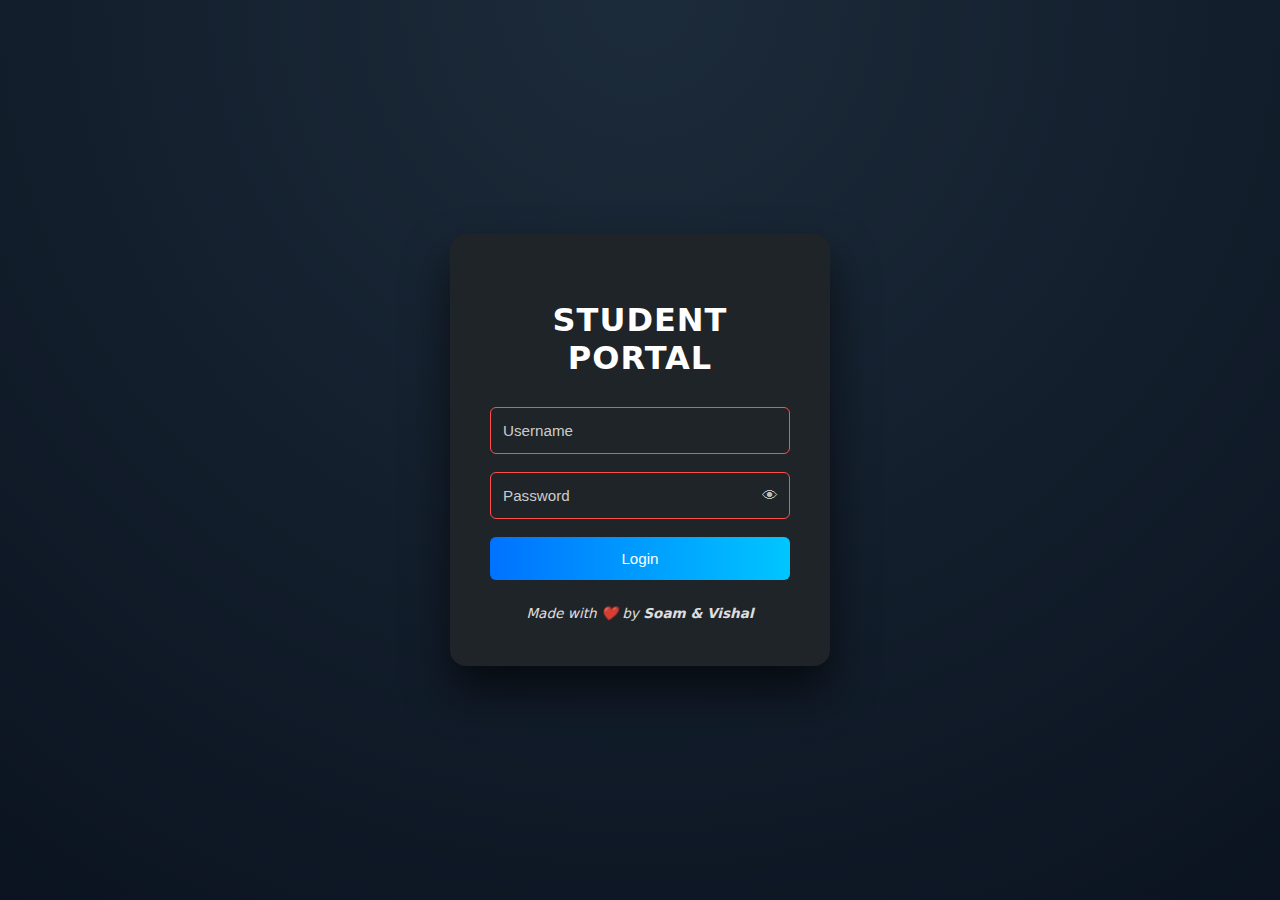
<file: frontend/html/index.html>
<!DOCTYPE html>
<html lang="en">
<head>
    <meta charset="UTF-8">
    <title>Student Portal | VulnERP</title>

    <!--
        VulnERP Training Environment
        Demonstrates:
        - Client-side auth trust
        - Hardcoded credentials
    -->

    <link rel="stylesheet" href="../css/landing.css">

    <!-- role hint -->
    <!-- access_role = student -->
</head>
<body>

<div class="auth-wrapper">
    <div class="auth-card">

        <h1><span>STUDENT</span> PORTAL</h1>
 <!--
        pass_part_two = id
    -->
        <form onsubmit="return false;">
            <div class="field">
                <input type="text" id="username" placeholder="Username">
                <small class="error" id="userError">
                    Invalid username
                </small>
            </div>

            <div class="field">
                <input type="password" id="password" placeholder="Password">
                <span class="toggle" onclick="togglePassword()">👁</span>
                <small class="error" id="passError">
                    Invalid password
                </small>
            </div>
<!--
        default_user = student
    -->

            <button type="button" onclick="checkLogin()">
                Login
            </button>
        </form>

        <div class="footer-text">
            Made with ❤️ by <span>Soam & Vishal</span>
        </div>

    </div>
</div>

<script>
function togglePassword() {
    const pass = document.getElementById("password");
    pass.type = pass.type === "password" ? "text" : "password";
}

function checkLogin() {
    const user = document.getElementById("username").value.trim();
    const pass = document.getElementById("password").value.trim();

    const userError = document.getElementById("userError");
    const passError = document.getElementById("passError");

    userError.style.display = "none";
    passError.style.display = "none";

    // 🔓 intentionally weak login
    if (user !== "student") {
        userError.style.display = "block";
        return;
    }

    if (pass !== "void") {
        passError.style.display = "block";
        return;
    }

    // ✅ redirect to about page
    window.location.href = "/about";
}
</script>

</body>
</html>
</file>
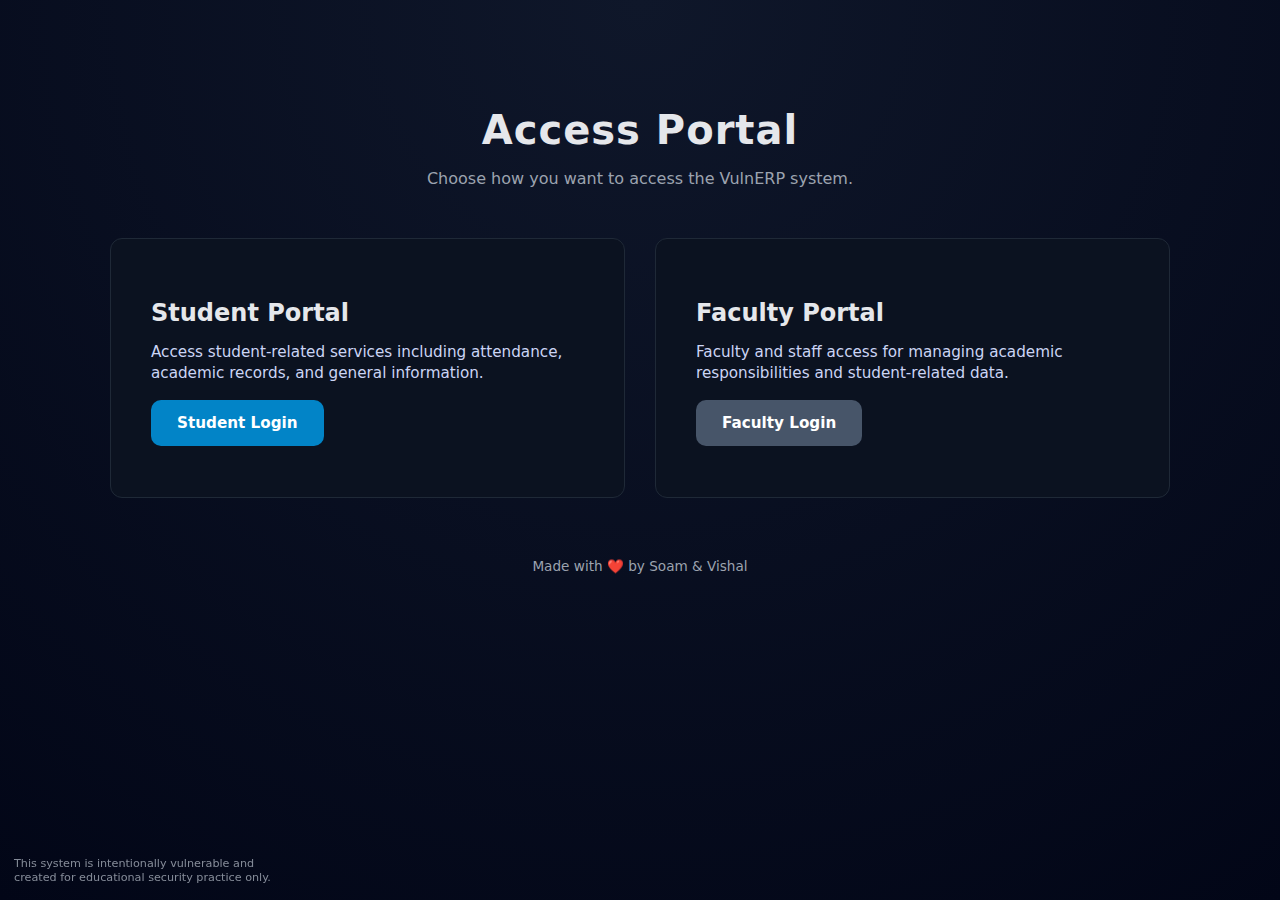
<file: frontend/html/role-select.html>
<!DOCTYPE html>
<html lang="en">
<head>
  <meta charset="UTF-8" />
  <title>Access Portal | VulnERP</title>
  <meta name="viewport" content="width=device-width, initial-scale=1.0" />
  <link rel="stylesheet" href="../css/main.css" />
</head>

<body class="erp-bg">

  <div class="role-container">

    <h1 class="role-title">Access Portal</h1>
    <p class="role-subtitle">
      Choose how you want to access the VulnERP system.
    </p>

    <div class="role-grid two-column">

      <!-- STUDENT -->
      <div class="role-card large">
        <h2>Student Portal</h2>

        <p>
          Access student-related services including attendance,
          academic records, and general information.
        </p>

        <!-- 🔴 Role passed via URL -->
        <a href="student/student-login.html?role=student" class="role-btn">
          Student Login
        </a>
      </div>

      <!-- FACULTY -->
      <div class="role-card large">
        <h2>Faculty Portal</h2>

        <p>
          Faculty and staff access for managing academic
          responsibilities and student-related data.
        </p>

        <!-- 🔴 Role passed via URL -->
        <a href="faculty/faculty-login.html?role=faculty" class="role-btn secondary">
          Faculty Login
        </a>
      </div>

    </div>

  </div>

  <!-- 
    Security Note:
    Role selection is handled entirely on the client side.
    Users can manipulate role values manually.
  -->

  <!-- 
    Hidden admin path (discoverable via source inspection)
    <a href="admin/admin-login.html?role=admin">Admin Login</a>
  -->

  <div class="corner-note">
    This system is intentionally vulnerable and created for educational
    security practice only.
  </div>

  <footer class="global-footer">
    Made with ❤️ by Soam & Vishal
  </footer>

</body>
</html>
</file>
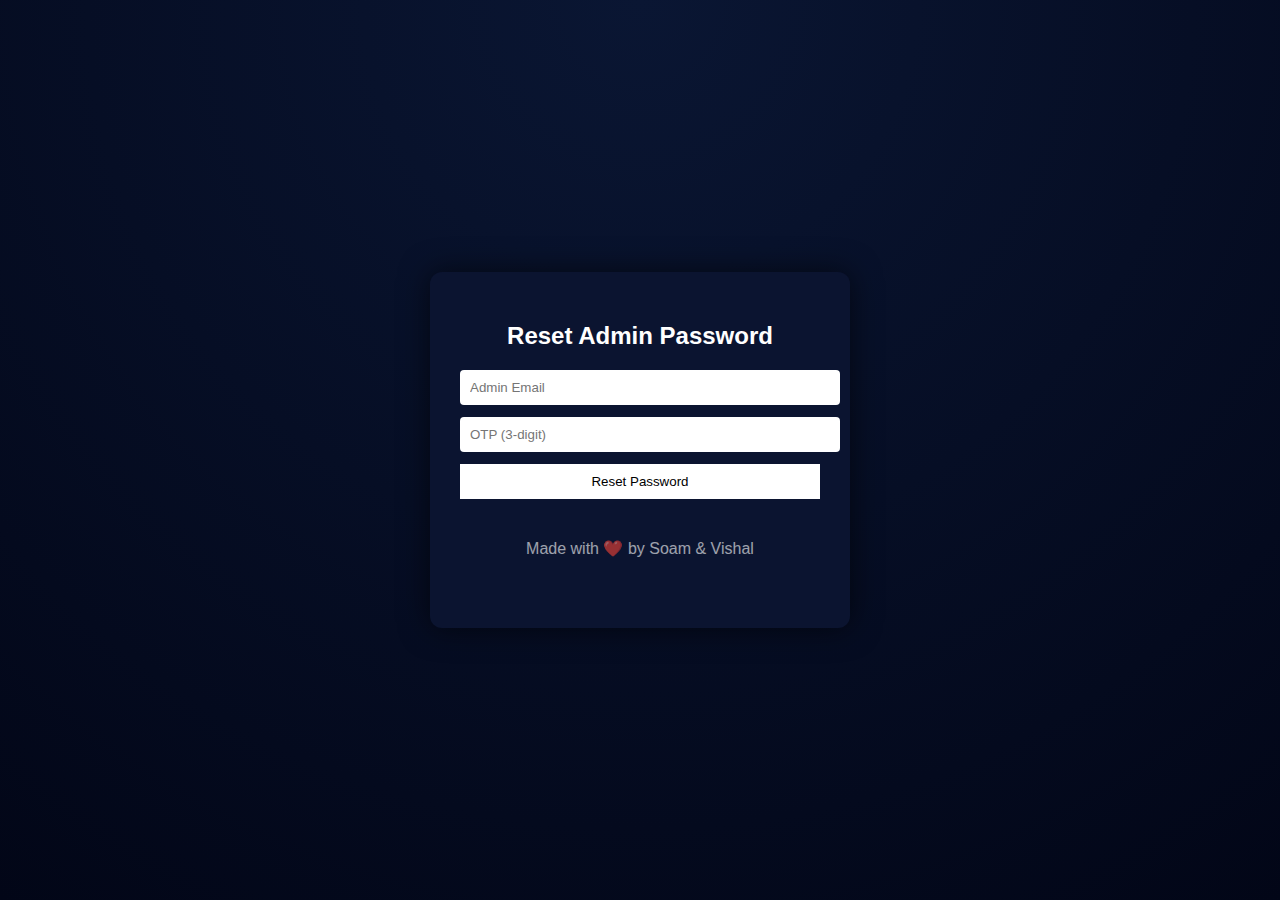
<file: frontend/html/admin/admin-dashboard.html>
<!DOCTYPE html>
<html lang="en">
<head>
  <meta charset="UTF-8">
  <title>Admin Reset | VulnERP</title>
  <link rel="stylesheet" href="../../css/admin.css">
</head>
<body>

<div class="auth-wrapper">
  <div class="auth-card">

    <h2>Reset Admin Password</h2>

    <input type="text" id="email" placeholder="Admin Email">
    <input type="text" id="otp" placeholder="OTP (3-digit)">

    <button onclick="resetAdmin()">Reset Password</button>

    <p class="footer">Made with ❤️ by Soam & Vishal</p>

  </div>
</div>

<script>
/*
  ⚠️ LOGIC FLAW
  - OTP predictable
  - Email not verified
*/
function resetAdmin() {
  const otp = document.getElementById("otp").value;

  if (otp === "111") {
    sessionStorage.setItem("admin_auth", "true");
    alert("Password reset successful");
    window.location.href = "admin-dashboard.html";
  } else {
    alert("Invalid OTP");
  }
}
</script>

</body>
</html>
</file>
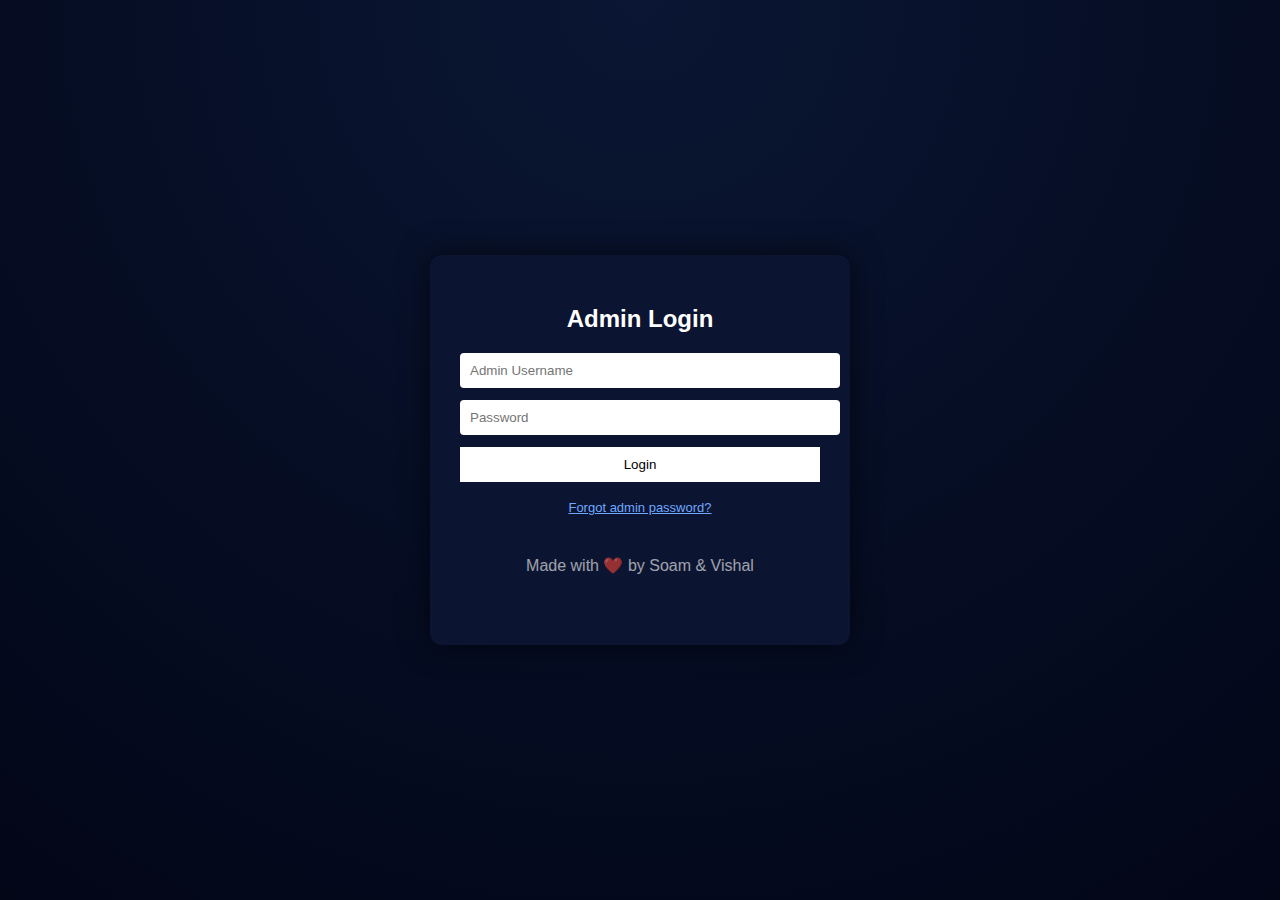
<file: frontend/html/admin/admin-login.html>
<!DOCTYPE html>
<html lang="en">
<head>
  <meta charset="UTF-8">
  <title>Admin Login | VulnERP</title>
  <link rel="stylesheet" href="../../css/admin.css">
</head>
<body>

<div class="auth-wrapper">
  <div class="auth-card">

    <h2>Admin Login</h2>

    <input type="text" id="adminUser" placeholder="Admin Username">
    <input type="password" id="adminPass" placeholder="Password">

    <button onclick="adminLogin()">Login</button>

    <p class="link">
      <a href="admin-reset.html">Forgot admin password?</a>
    </p>

    <p class="footer">Made with ❤️ by Soam & Vishal</p>

  </div>
</div>

<script>
function adminLogin() {
  const user = document.getElementById("adminUser").value;
  const pass = document.getElementById("adminPass").value;

  if (user === "admin" && pass === "admin@123") {
    sessionStorage.setItem("admin_auth", "true");
    window.location.href = "admin-dashboard.html";
  } else {
    alert("Invalid admin credentials");
  }
}
</script>

</body>
</html>
</file>
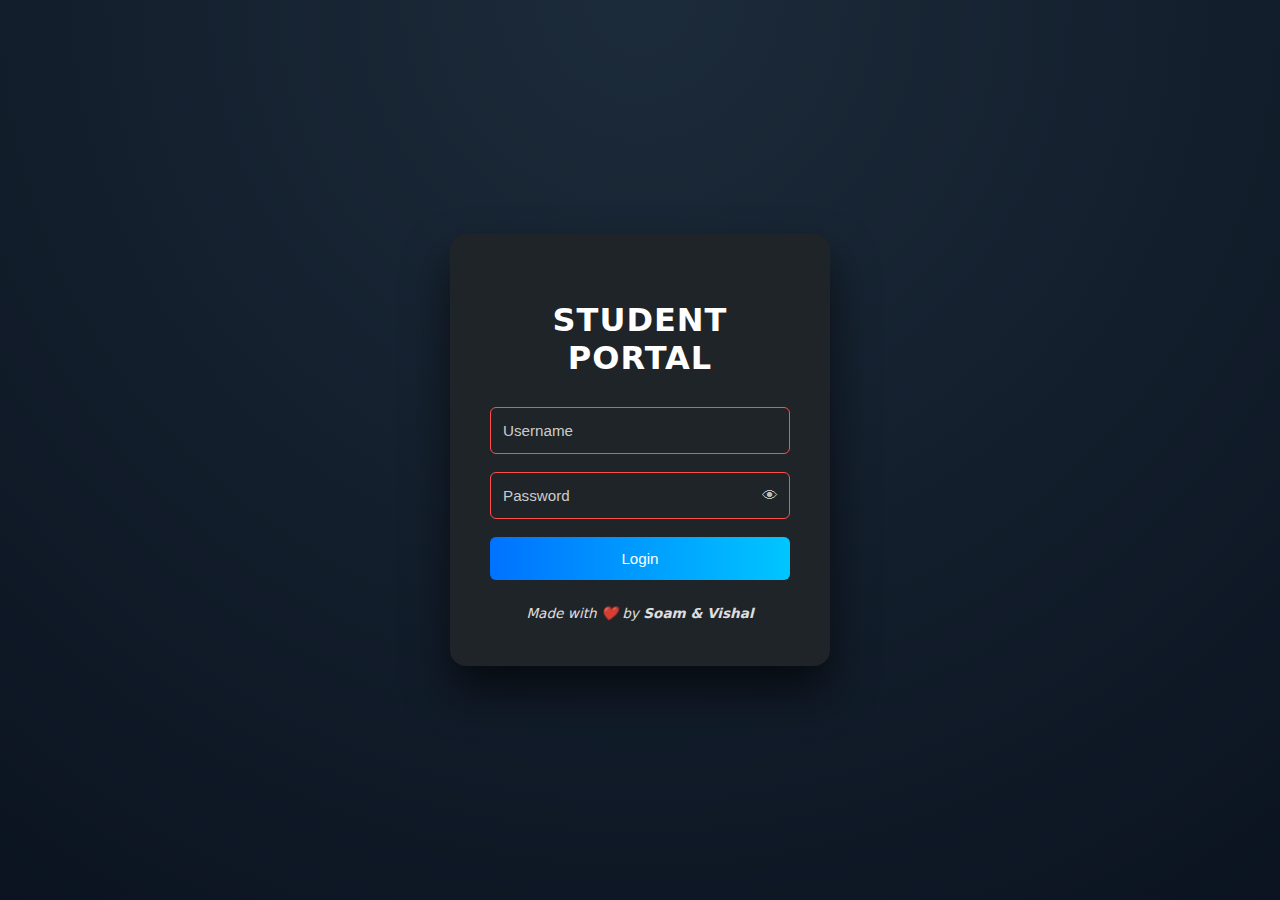
<file: frontend/html/faculty/faculty-dashboard.html>
<!DOCTYPE html>
<html lang="en">
<head>
  <meta charset="UTF-8">
  <title>Faculty Dashboard | VulnERP</title>
  <link rel="stylesheet" href="../../css/dashboard.css">

  <!-- ✅ FACULTY ACCESS CONTROL (FIXED) -->
  <script>
    /*
      Must match EXACT keys set during login
      From faculty-login.html:
        role = "faculty"
        faculty_auth = "true"
        faculty_id = "<username>"
    */

    if (
      sessionStorage.getItem("role") !== "faculty" ||
      sessionStorage.getItem("faculty_auth") !== "true"
    ) {
      alert("Unauthorized access");
      window.location.href = "/frontend/html/index.html";
    }
  </script>
</head>

<body>

<!-- TOP BAR -->
<div class="topbar">
  <span>⭐ Faculty ERP</span>
  <span id="facultyName"></span>
</div>

<!-- FACULTY INFO -->
<div class="card">
  <h2>Faculty Panel</h2>
  <p>
    Logged in as: <b id="facultyId"></b>
  </p>
</div>

<!-- STUDENT DATA EDIT -->
<div class="card">
  <h2>Edit Student Academic Data</h2>

  <table>
    <tr>
      <td>Student Username</td>
      <td><input type="text" id="studentUser" placeholder="e.g. vansh"></td>
    </tr>

    <tr>
      <td>CGPA</td>
      <td><input type="text" id="cgpa" placeholder="7.5"></td>
    </tr>

    <tr>
      <td>Attendance</td>
      <td><input type="text" id="attendance" placeholder="82%"></td>
    </tr>

    <tr>
      <td>Backlogs</td>
      <td><input type="number" id="backlogs" placeholder="0"></td>
    </tr>
  </table>

  <button onclick="updateStudent()">Update Student</button>
</div>

<p class="footer">Made with ❤️ by Soam & Vishal</p>

<script>
  /*
    Faculty session details
  */
  const facultyId = sessionStorage.getItem("faculty_id");
  document.getElementById("facultyId").innerText = facultyId;
  document.getElementById("facultyName").innerText = facultyId.toUpperCase();

  /*
    ⚠️ Intentionally vulnerable:
    - No backend
    - No student existence validation
    - No authorization per student
  */
  function updateStudent() {
    const student = document.getElementById("studentUser").value;
    const cgpa = document.getElementById("cgpa").value;
    const attendance = document.getElementById("attendance").value;
    const backlogs = document.getElementById("backlogs").value;

    if (!student) {
      alert("Enter student username");
      return;
    }

    alert(
      "Student data updated!\n\n" +
      "User: " + student +
      "\nCGPA: " + cgpa +
      "\nAttendance: " + attendance +
      "\nBacklogs: " + backlogs +
      "\n\n(Note: Changes are not persisted – demo only)"
    );
  }
</script>

</body>
</html>
</file>
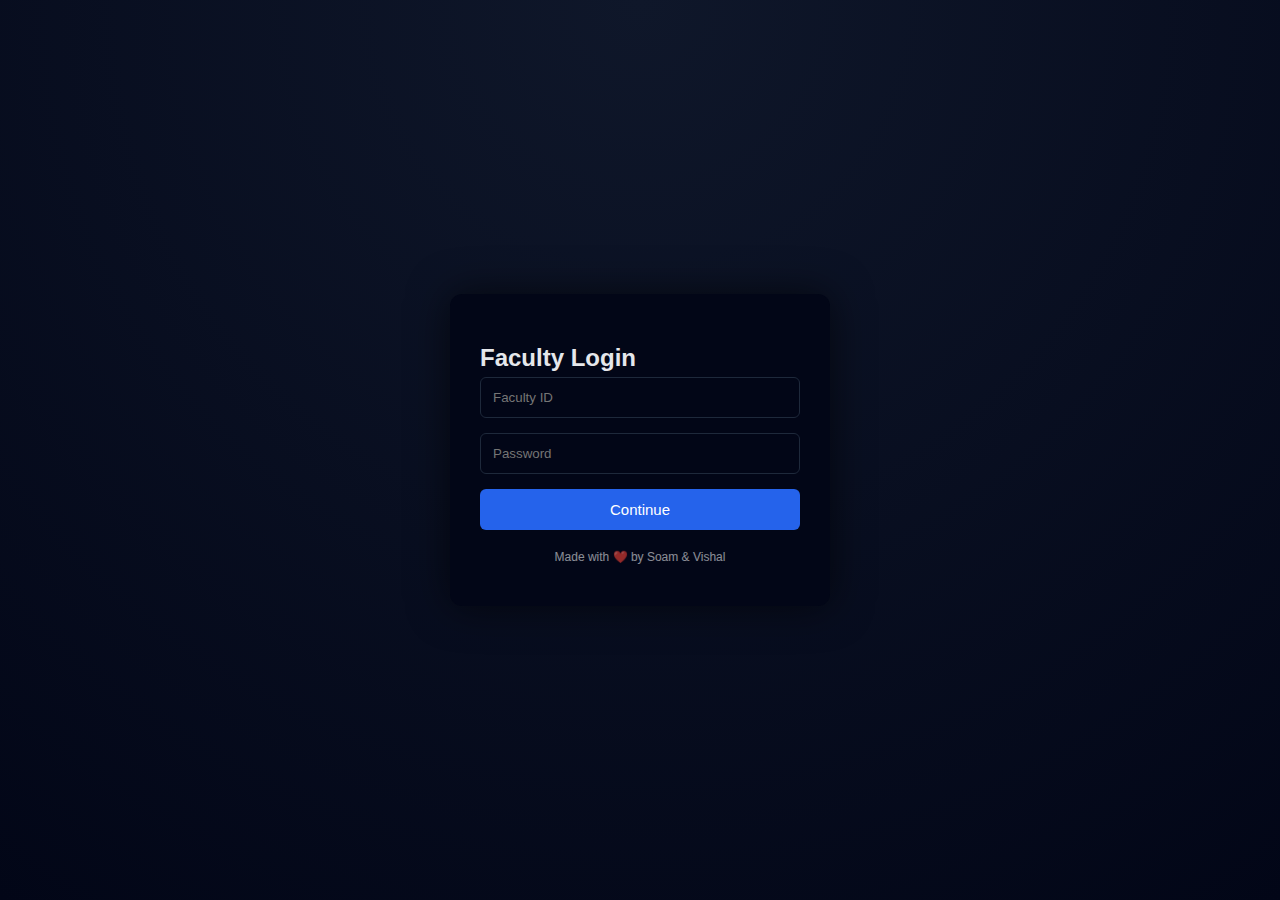
<file: frontend/html/faculty/faculty-login.html>
<!DOCTYPE html>
<html lang="en">
<head>
  <meta charset="UTF-8">
  <title>Faculty Login | VulnERP</title>
  <link rel="stylesheet" href="../../css/auth.css">
</head>
<body>

<div class="auth-wrapper">
  <div class="auth-card">

    <h2 id="loginTitle">Faculty Login</h2>

    <!-- STEP 1: USERNAME + PASSWORD -->
    <div id="loginStep">
      <input type="text" id="username" placeholder="Faculty ID">
      <input type="password" id="password" placeholder="Password">
      <button onclick="continueLogin()">Continue</button>
    </div>

    <!-- STEP 2: OTP (same page) -->
    <div id="otpStep" style="display:none;">
      <input type="text" id="otp" placeholder="Enter 3-digit OTP">
      <button onclick="verifyOTP()">Verify OTP</button>
      <p class="hint">OTP sent to registered email</p>
    </div>

    <p class="footer">Made with ❤️ by Soam & Vishal</p>

  </div>
</div>

<script>
/*
  ✔ Same page OTP
  ✔ Fixed OTP = 123 (backend later)
  ✔ Clean & realistic flow
*/

// demo faculty users (backend later)
const facultyUsers = ["faculty1", "faculty2", "hodit"];
const CORRECT_OTP = "123";

function continueLogin() {
  const username = document.getElementById("username").value.trim();
  const password = document.getElementById("password").value;

  if (!facultyUsers.includes(username) || password.length < 5) {
    alert("Invalid faculty credentials");
    return;
  }

  // store faculty session (basic)
  sessionStorage.setItem("role", "faculty");
  sessionStorage.setItem("faculty_id", username);

  // switch UI to OTP
  document.getElementById("loginStep").style.display = "none";
  document.getElementById("otpStep").style.display = "block";
  document.getElementById("loginTitle").innerText = "OTP Verification";
}

function verifyOTP() {
  const otp = document.getElementById("otp").value.trim();

  if (otp === CORRECT_OTP) {
    sessionStorage.setItem("faculty_auth", "true");
    window.location.href = "faculty-dashboard.html";
  } else {
    alert("Invalid OTP");
  }
}
</script>

</body>
</html>
</file>
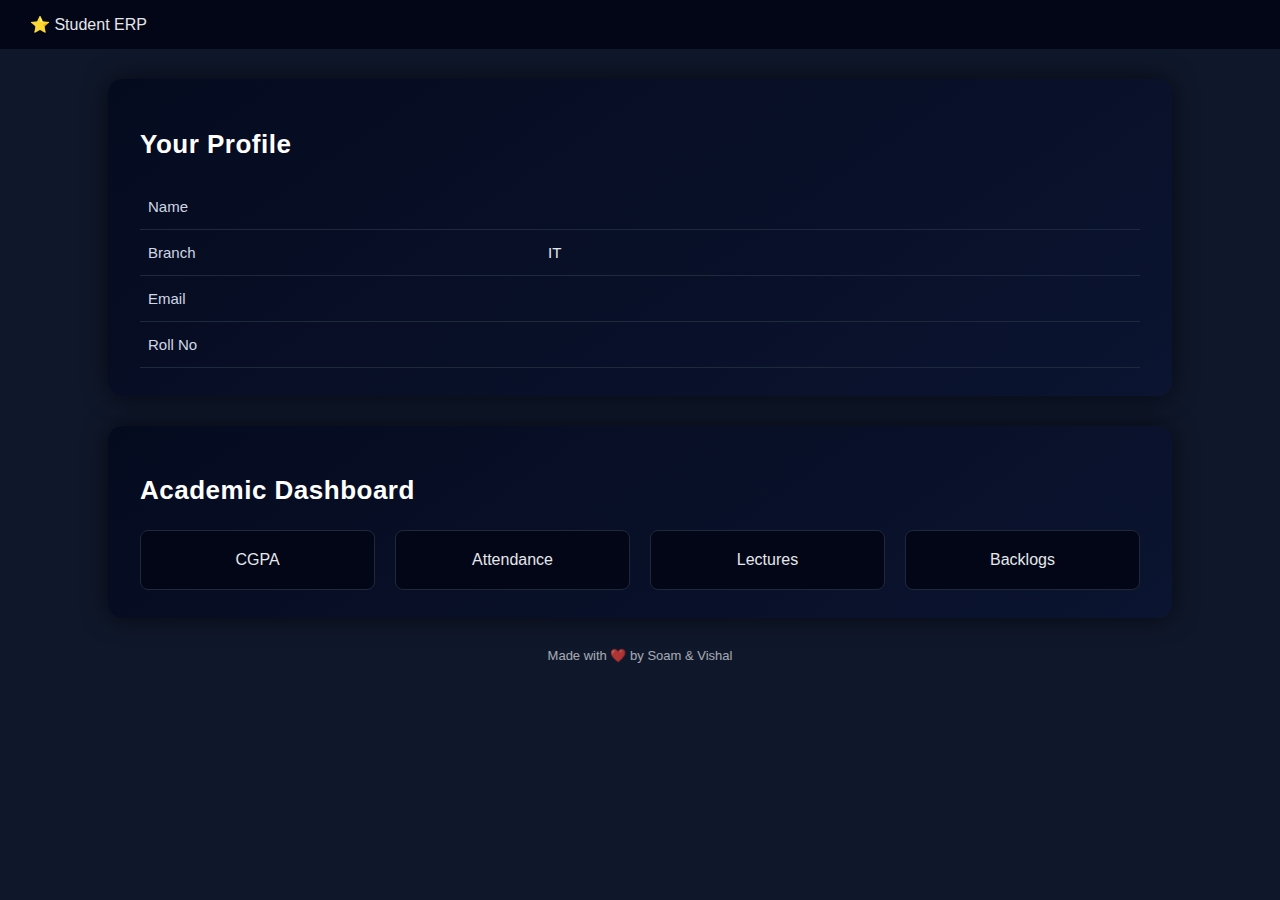
<file: frontend/html/student/student-dashboard.html>
<!DOCTYPE html>
<html lang="en">
<head>
  <meta charset="UTF-8">
  <title>Student Dashboard | VulnERP</title>
  <link rel="stylesheet" href="../../css/dashboard.css">
</head>
<body>

<!-- TOP BAR -->
<div class="topbar">
  <span>⭐ Student ERP</span>
  <span id="topUser"></span>
</div>

<!-- PROFILE SECTION -->
<div class="card">
  <h2>Your Profile</h2>

  <table>
    <tr><td>Name</td><td id="name"></td></tr>
    <tr><td>Branch</td><td>IT</td></tr>
    <tr><td>Email</td><td id="email"></td></tr>
    <tr><td>Roll No</td><td id="roll"></td></tr>
  </table>
</div>

<!-- DASHBOARD -->
<div class="card">
  <h2>Academic Dashboard</h2>
  <div class="grid">
    <div class="box">CGPA<br><b id="cgpa"></b></div>
    <div class="box">Attendance<br><b id="attendance"></b></div>
    <div class="box">Lectures<br><b id="lectures"></b></div>
    <div class="box">Backlogs<br><b id="backlogs"></b></div>
  </div>
</div>

<p class="footer">Made with ❤️ by Soam & Vishal</p>

<script>
/*
 🔴 IDOR vulnerability
 - Identity controlled via URL
 - No session / ownership validation
*/

const profiles = {
  uditsoam: {
    name: "Udit Soam",
    email: "udit@gmail.com",
    roll: "240029010194",
    cgpa: "8.2",
    attendance: "86%",
    lectures: "132",
    backlogs: "0"
  },
  vishal: {
    name: "Vishal",
    email: "vishal@gmail.com",
    roll: "240029010195",
    cgpa: "7.5",
    attendance: "79%",
    lectures: "120",
    backlogs: "1"
  },
  vansh: {
    name: "Vansh",
    email: "vansh@gmail.com",
    roll: "240029010196",
    cgpa: "7.8",
    attendance: "82%",
    lectures: "124",
    backlogs: "0"
  },
  shivanshu: {
    name: "Shivanshu",
    email: "shiv@gmail.com",
    roll: "240029010197",
    cgpa: "6.9",
    attendance: "71%",
    lectures: "118",
    backlogs: "2"
  },
  varnit: {
    name: "Varnit",
    email: "varnit@gmail.com",
    roll: "240029010198",
    cgpa: "8.4",
    attendance: "90%",
    lectures: "140",
    backlogs: "0"
  }
};

// 🔴 attacker-controlled input
const params = new URLSearchParams(window.location.search);
let user = params.get("user");

// normalize input (bug fix)
if (user) {
  user = user.trim().toLowerCase();
}

// 🔴 blind trust
const data = profiles[user];

if (!data) {
  alert("User not found (but URL tampering allowed)");
} else {
  document.getElementById("topUser").innerText = user.toUpperCase();

  document.getElementById("name").innerText = data.name;
  document.getElementById("email").innerText = data.email;
  document.getElementById("roll").innerText = data.roll;

  document.getElementById("cgpa").innerText = data.cgpa;
  document.getElementById("attendance").innerText = data.attendance;
  document.getElementById("lectures").innerText = data.lectures;
  document.getElementById("backlogs").innerText = data.backlogs;
}
</script>


</body>
</html>
</file>
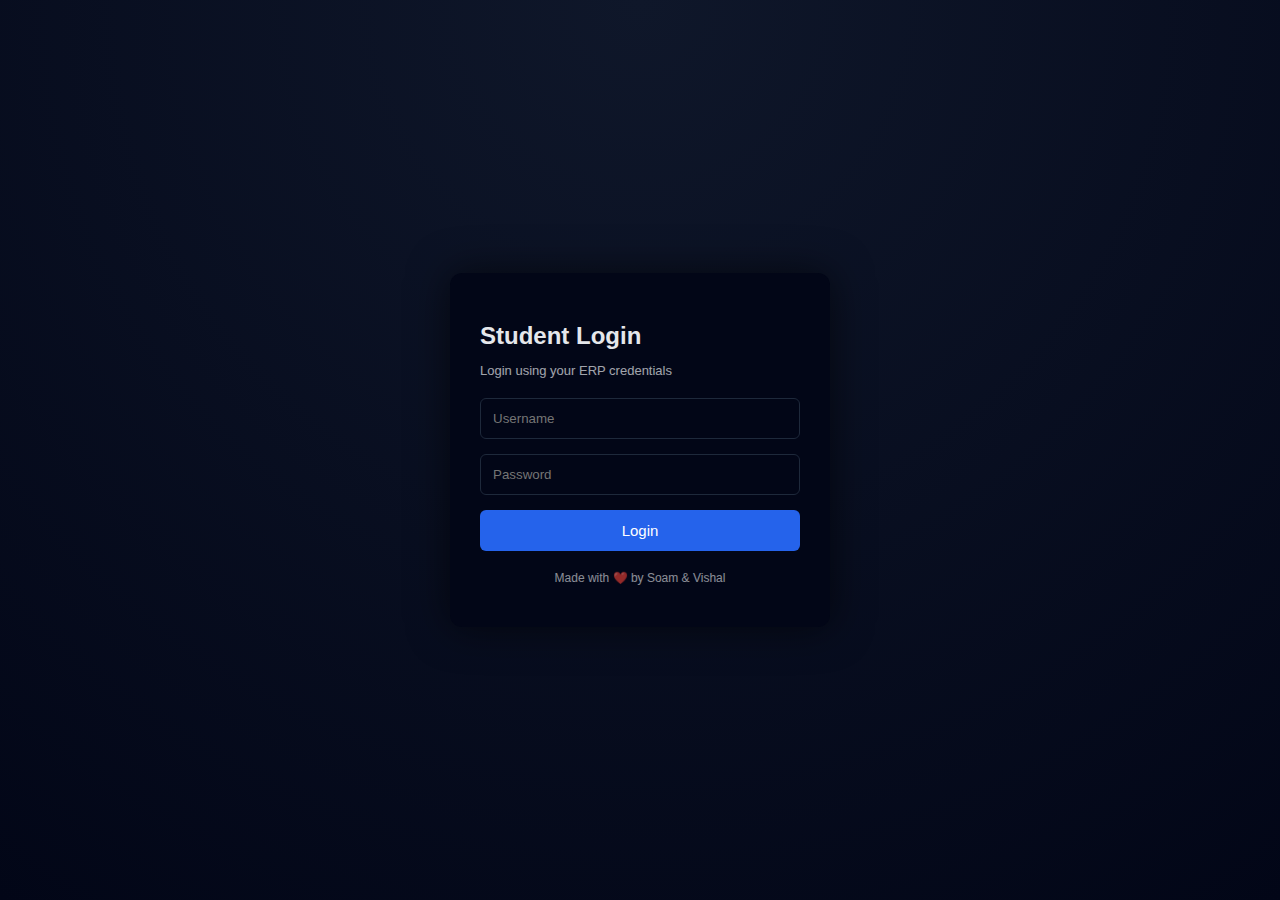
<file: frontend/html/student/student-login.html>
<!DOCTYPE html>
<html lang="en">
<head>
  <meta charset="UTF-8" />
  <title>Student Login | VulnERP</title>
  <link rel="stylesheet" href="../../css/auth.css">
</head>

<body>

<div class="auth-wrapper">
  <div class="auth-card">
    <h2>Student Login</h2>
    <p class="sub-text">Login using your ERP credentials</p>

    <input type="text" id="username" placeholder="Username">
    <input type="password" id="password" placeholder="Password">

    <button onclick="login()">Login</button>

    <p class="footer">Made with ❤️ by Soam & Vishal</p>
  </div>
</div>

<script>
function login() {
  const u = document.getElementById("username").value.trim();
  const p = document.getElementById("password").value.trim();

  if (!u || !p) {
    alert("Username or password cannot be empty");
    return;
  }

  setTimeout(() => {

    // username enumeration possible
    if (["uditsoam","vishal","vansh","shivanshu","varnit"].includes(u)) {

      // weak password logic (intentional vuln)
      if (p.length >= 4) {

        sessionStorage.setItem("auth", "true");
        sessionStorage.setItem("user", u);

        // ✅ SAME FOLDER redirect
        window.location.href = "/student/dashboard?user=" + u;

      } else {
        alert("Invalid password");
      }

    } else {
      alert("User does not exist");
    }

  }, 500);
}
</script>

</body>
</html>
</file>
<file: frontend/css/main.css>
* {
    box-sizing: border-box;
}

body {
    margin: 0;
    font-family: "Segoe UI", system-ui, sans-serif;
    background: #0e141b;
    color: #e6e6e6;
}

.page-wrapper {
    max-width: 1100px;
    margin: auto;
    padding: 40px 30px 60px;
}

/* HEADER */
.page-header h1 {
    margin-bottom: 6px;
    font-size: 2.2rem;
}

.subtext {
    color: #b5b5b5;
    max-width: 720px;
}

/* PRIMARY ACTION */
.primary-action {
    margin: 30px 0 40px;
}

.primary-action button {
    background: #1f6feb;
    border: none;
    padding: 12px 28px;
    border-radius: 6px;
    color: #fff;
    font-size: 0.95rem;
    cursor: pointer;
}

.primary-action button:hover {
    background: #388bfd;
}

/* INFO GRID */
.info-grid {
    display: grid;
    grid-template-columns: repeat(auto-fit, minmax(260px, 1fr));
    gap: 18px;
    margin-bottom: 30px;
}

.info-box {
    background: #161b22;
    padding: 20px;
    border-radius: 8px;
    border: 1px solid #222;
}

.info-box h3 {
    margin-top: 0;
    font-size: 1rem;
    margin-bottom: 8px;
}

.info-box p {
    font-size: 0.88rem;
    line-height: 1.6;
    color: #cfcfcf;
}

/* HINT */
.hint-box {
    background: #10243a;
    border-left: 4px solid #1f6feb;
    padding: 14px 18px;
    font-size: 0.88rem;
    margin-bottom: 25px;
}

/* WARNING */
.warning-box {
    background: #2a1515;
    border-left: 4px solid #d73a49;
    padding: 14px 18px;
    font-size: 0.85rem;
    margin-bottom: 45px;
}

/* FEEDBACK */
.feedback-box {
    background: #161b22;
    padding: 26px;
    border-radius: 8px;
    border: 1px solid #222;
    margin-bottom: 40px;
}

.feedback-box h2 {
    margin-top: 0;
    font-size: 1.2rem;
}

.feedback-text {
    font-size: 0.85rem;
    color: #b5b5b5;
    margin-bottom: 16px;
}

.feedback-box input,
.feedback-box textarea {
    width: 100%;
    margin-bottom: 14px;
    padding: 10px;
    background: #0e141b;
    border: 1px solid #30363d;
    border-radius: 4px;
    color: #e6e6e6;
}

.feedback-box textarea {
    min-height: 90px;
}

.feedback-box button {
    background: #238636;
    border: none;
    padding: 10px 22px;
    border-radius: 4px;
    color: #fff;
    cursor: pointer;
}

.feedback-box button:hover {
    background: #2ea043;
}

/* FOOTER */
.footer-text {
    text-align: center;
    font-size: 0.8rem;
    color: #8b949e;
}

.footer-text span {
    font-weight: 600;
}



/* ---------- ROLE SELECTION PAGE ---------- */

.erp-bg {
  min-height: 100vh;
  background: radial-gradient(circle at top, #0f172a, #020617);
  color: #e5e7eb;
  font-family: "Segoe UI", system-ui, sans-serif;
}

.role-container {
  max-width: 1100px;
  margin: auto;
  padding: 80px 20px 40px;
  text-align: center;
}

.role-title {
  font-size: 2.5rem;
  margin-bottom: 10px;
  letter-spacing: 1px;
}

.role-subtitle {
  color: #9ca3af;
  margin-bottom: 50px;
}
/* ===== ROLE SELECTION PAGE ===== */

.two-column {
  grid-template-columns: repeat(auto-fit, minmax(360px, 1fr));
}

.role-card.large {
  padding: 40px;
  min-height: 260px;
}

.role-note {
  font-size: 0.9rem;
  color: #94a3b8;
  margin-top: 12px;
  margin-bottom: 30px;
  line-height: 1.5;
}

.role-grid {
  display: grid;
  grid-template-columns: repeat(auto-fit, minmax(260px, 1fr));
  gap: 30px;
}

.role-card {
  background: #0b1220;
  border: 1px solid #1f2937;
  border-radius: 12px;
  padding: 30px;
  text-align: left;
  text-decoration: none;
  color: inherit;
  position: relative;
  transition: transform 0.25s ease, border-color 0.25s ease;
}

.role-card:hover {
  transform: translateY(-6px);
  border-color: #38bdf8;
}

.role-card h2 {
  margin-bottom: 10px;
}

.role-card p {
  color: #cbd5f5;
  font-size: 0.95rem;
  line-height: 1.4;
}

.role-card.danger:hover {
  border-color: #ef4444;
}

.difficulty {
  position: absolute;
  top: 20px;
  right: 20px;
  font-size: 0.75rem;
  padding: 4px 10px;
  border-radius: 20px;
  font-weight: 600;
}

.difficulty.easy {
  background: #064e3b;
  color: #34d399;
}

.difficulty.medium {
  background: #78350f;
  color: #facc15;
}

.difficulty.hard {
  background: #7f1d1d;
  color: #f87171;
}

.role-footer {
  margin-top: 50px;
  font-size: 0.85rem;
  color: #9ca3af;
}

/* ---------- GLOBAL FOOTER ---------- */

.global-footer {
  text-align: center;
  padding: 20px;
  font-size: 0.85rem;
  color: #9ca3af;
}
/* Login buttons */
.role-btn {
  display: inline-block;
  padding: 14px 26px;
  border-radius: 10px;
  background: #0284c7;
  color: #ffffff;
  font-size: 0.95rem;
  font-weight: 600;
  text-decoration: none;
  transition: background 0.2s ease, transform 0.2s ease;
}

.role-btn:hover {
  background: #0369a1;
  transform: translateY(-2px);
}

.role-btn.secondary {
  background: #475569;
}

.role-btn.secondary:hover {
  background: #334155;
}

/* Corner disclaimer */
.corner-note {
  position: fixed;
  bottom: 14px;
  left: 14px;
  font-size: 0.7rem;
  color: #9ca3af;
  max-width: 260px;
  line-height: 1.3;
  opacity: 0.85;
}
</file>
<file: frontend/css/admin.css>
body {
  margin: 0;
  font-family: Arial, sans-serif;
  background: radial-gradient(circle at top, #0a1633, #020617);
  color: #fff;
}

.auth-wrapper {
  height: 100vh;
  display: flex;
  justify-content: center;
  align-items: center;
}

.auth-card {
  background: #0b1430;
  padding: 30px;
  width: 360px;
  border-radius: 12px;
  box-shadow: 0 0 30px rgba(0,0,0,0.6);
  text-align: center;
}

.auth-card h2 {
  margin-bottom: 20px;
}

.auth-card input {
  width: 100%;
  padding: 10px;
  margin-bottom: 12px;
  border-radius: 4px;
  border: none;
}

.auth-card button {
  width: 100%;
  padding: 10px;
  background: #fff;
  border: none;
  cursor: pointer;
}

.link a {
  color: #6fa8ff;
  font-size: 13px;
}

.topbar {
  display: flex;
  justify-content: space-between;
  padding: 14px 30px;
  background: #050b1f;
}

.card {
  margin: 40px auto;
  padding: 30px;
  max-width: 900px;
  background: #0b1430;
  border-radius: 14px;
}

.admin-list li {
  padding: 12px 0;
  border-bottom: 1px solid rgba(255,255,255,0.1);
}

.footer {
  text-align: center;
  margin: 40px 0;
  opacity: 0.6;
}
</file>
<file: frontend/css/dashboard.css>
body {
  margin: 0;
  font-family: Arial, sans-serif;
  background: #0f172a;
  color: #e5e7eb;
}

.topbar {
  background: #020617;
  padding: 15px 30px;
  display: flex;
  justify-content: space-between;
}

.card {
  background: #020617;
  margin: 30px;
  padding: 20px;
  border-radius: 10px;
}

table {
  width: 100%;
  border-collapse: collapse;
}

td {
  padding: 10px;
  border-bottom: 1px solid #1e293b;
}

.grid {
  display: grid;
  grid-template-columns: repeat(4, 1fr);
  gap: 20px;
}

.box {
  background: #020617;
  padding: 20px;
  border-radius: 8px;
  text-align: center;
  border: 1px solid #1e293b;
}

.footer {
  text-align: center;
  font-size: 13px;
  opacity: 0.7;
  margin-bottom: 20px;
}
.top-right {
  display: flex;
  flex-direction: column;   /* username ke niche button */
  align-items: flex-end;
  gap: 6px;
}

.user-name {
  text-transform: uppercase;
  font-size: 13px;
  letter-spacing: 1px;
  opacity: 0.9;
}

.logout-btn {
  background: transparent;
  border: 1px solid #334155;
  color: #e5e7eb;
  padding: 4px 10px;
  font-size: 11px;
  border-radius: 6px;
  cursor: pointer;
  transition: all 0.2s ease;
}

.logout-btn:hover {
  background: #1e293b;
  border-color: #475569;
}
/* ===== FACULTY EDIT STUDENT FORM ===== */

.card {
  background: linear-gradient(145deg, #050b1f, #0b1430);
  border-radius: 14px;
  padding: 28px 32px;
  margin: 30px auto;
  max-width: 1000px;
  box-shadow: 0 0 25px rgba(0,0,0,0.6);
}

.card h2 {
  color: #ffffff;
  font-size: 26px;
  margin-bottom: 24px;
  letter-spacing: 0.5px;
}

/* TABLE LAYOUT */
.card table {
  width: 100%;
  border-collapse: collapse;
}

.card table tr {
  border-bottom: 1px solid rgba(255,255,255,0.08);
}

.card table td {
  padding: 14px 8px;
  font-size: 15px;
  color: #e4e9f0;
}

/* LEFT LABEL */
.card table td:first-child {
  width: 40%;
  color: #cfd6e4;
}

/* INPUT FIELDS */
.card input {
  width: 260px;
  padding: 8px 10px;
  background: #ffffff;
  border: none;
  border-radius: 3px;
  font-size: 14px;
  outline: none;
}

/* BUTTON */
.card button {
  margin-top: 18px;
  padding: 8px 18px;
  background: #ffffff;
  color: #000;
  font-size: 14px;
  border: none;
  border-radius: 3px;
  cursor: pointer;
  transition: 0.2s ease;
}

.card button:hover {
  background: #e6e6e6;
}

/* RESPONSIVE */
@media (max-width: 768px) {
  .card input {
    width: 100%;
  }

  .card table td:first-child {
    width: 100%;
    display: block;
    padding-bottom: 6px;
  }

  .card table td:last-child {
    display: block;
    padding-bottom: 14px;
  }
}
</file>
<file: frontend/css/auth.css>
* {
  box-sizing: border-box;
  font-family: "Segoe UI", Arial, sans-serif;
}

body {
  margin: 0;
  height: 100vh;
  background: radial-gradient(circle at top, #0f172a, #020617);
  display: flex;
  justify-content: center;
  align-items: center;
  color: #e5e7eb;
}

.auth-wrapper {
  width: 100%;
  display: flex;
  justify-content: center;
}

.auth-card {
  background: #020617;
  width: 380px;
  padding: 30px;
  border-radius: 12px;
  box-shadow: 0 0 40px rgba(0,0,0,0.6);
}

.auth-card h2 {
  margin-bottom: 5px;
}

.sub-text {
  font-size: 13px;
  opacity: 0.7;
  margin-bottom: 20px;
}

.auth-card input {
  width: 100%;
  padding: 12px;
  margin-bottom: 15px;
  background: #020617;
  border: 1px solid #1e293b;
  border-radius: 6px;
  color: #e5e7eb;
}

.auth-card button {
  width: 100%;
  padding: 12px;
  background: #2563eb;
  border: none;
  border-radius: 6px;
  color: white;
  font-size: 15px;
  cursor: pointer;
}

.auth-card button:hover {
  background: #1d4ed8;
}

.footer {
  margin-top: 20px;
  text-align: center;
  font-size: 12px;
  opacity: 0.6;
}
</file>
<file: frontend/css/landing.css>
/* Reset */
* {
    box-sizing: border-box;
}

/* Page background */
body {
    margin: 0;
    min-height: 100vh;
    font-family: "Segoe UI", system-ui, sans-serif;
    background: radial-gradient(circle at top, #1c2b3a, #0b1320);
    display: flex;
    align-items: center;
    justify-content: center;
    color: #ffffff;
}

/* Main card */
.auth-card {
    background: #1f2428;
    padding: 45px 40px;
    border-radius: 16px;
    width: 380px;
    box-shadow: 0 25px 45px rgba(0,0,0,0.6);
}

/* Heading */
h1 {
    text-align: center;
    margin-bottom: 30px;
    letter-spacing: 1px;
}

h1 span {
    font-weight: 700;
}

/* Input field wrapper */
.field {
    margin-bottom: 18px;
    position: relative;
}

/* Inputs */
.field input {
    width: 100%;
    padding: 14px 12px;
    background: transparent;
    border: 1px solid #ff4d4d;
    border-radius: 6px;
    color: #ffffff;
    font-size: 0.95rem;
}

/* Placeholder */
.field input::placeholder {
    color: #cccccc;
}

/* Error text */
.error {
    color: #ff4d4d;
    font-size: 0.75rem;
    margin-top: 5px;
    display: none; /* JS se control hota hai */
}

/* Password eye icon */
.toggle {
    position: absolute;
    right: 12px;
    top: 14px;
    cursor: pointer;
    opacity: 0.7;
}

/* Login button */
button {
    width: 100%;
    padding: 13px;
    border: none;
    border-radius: 6px;
    background: linear-gradient(to right, #0072ff, #00c6ff);
    color: #ffffff;
    font-size: 0.95rem;
    cursor: pointer;
    transition: all 0.2s ease;
}

button:hover {
    transform: translateY(-1px);
    box-shadow: 0 8px 20px rgba(0,0,0,0.4);
}

/* Footer text */
.footer-text {
    margin-top: 25px;
    text-align: center;
    font-size: 0.85rem;
    opacity: 0.85;
    font-style: italic;
}

.footer-text span {
    font-weight: 600;
}
</file>
